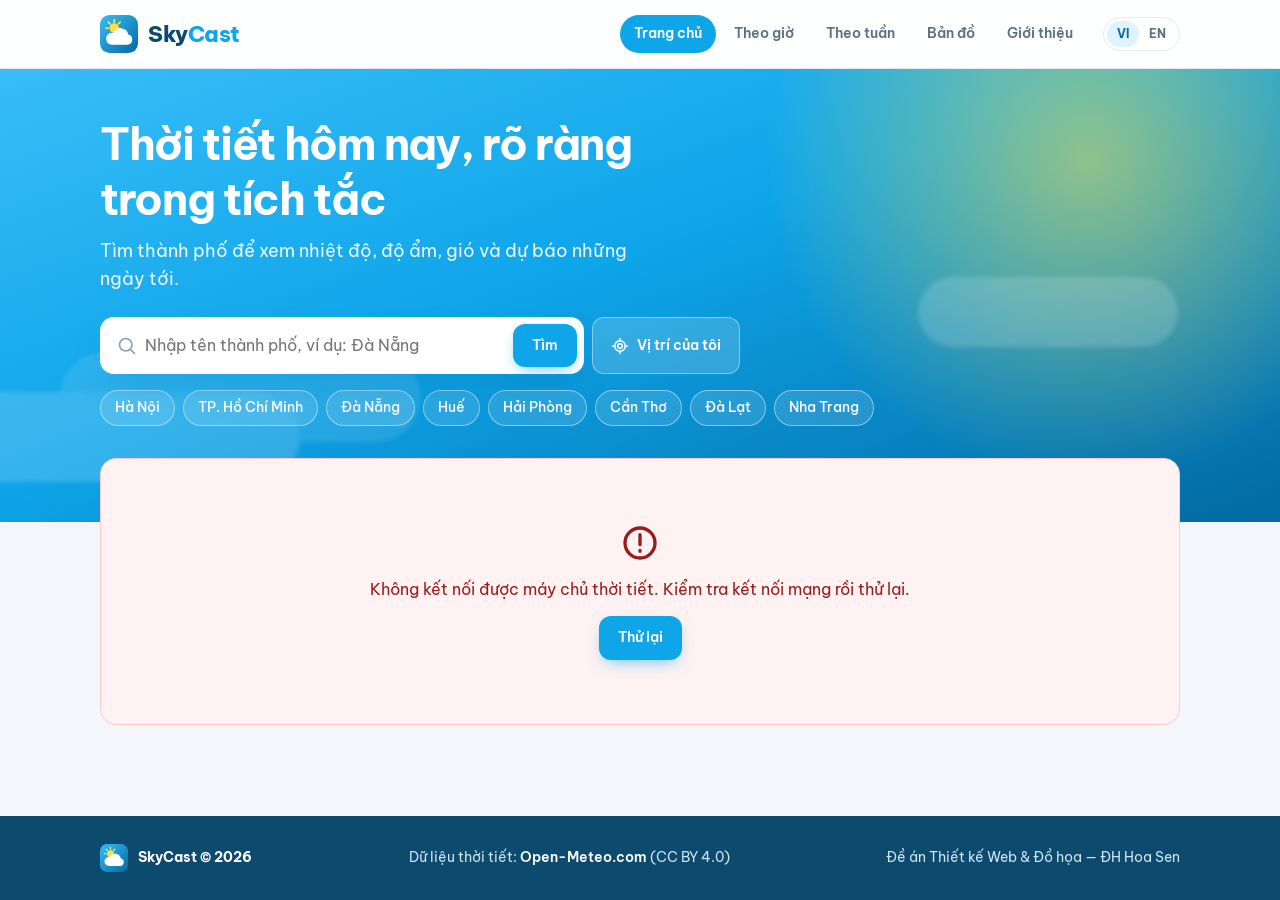
<file: index.html>
<!DOCTYPE html>
<html lang="vi">
<head>
  <meta charset="UTF-8">
  <meta name="viewport" content="width=device-width, initial-scale=1">
  <meta name="description" content="SkyCast — tra cứu thời tiết hiện tại, dự báo theo giờ và 7 ngày tới cho mọi thành phố.">
  <title>SkyCast</title>
  <link rel="icon" href="assets/logo.svg" type="image/svg+xml">
  <link rel="preconnect" href="https://fonts.googleapis.com">
  <link rel="preconnect" href="https://fonts.gstatic.com" crossorigin>
  <link href="https://fonts.googleapis.com/css2?family=Be+Vietnam+Pro:wght@400;500;600;700;800&display=swap" rel="stylesheet">
  <link rel="stylesheet" href="css/style.css">
</head>
<body data-title-key="home.title">
  <main>
    <section class="hero">
      <div class="container">
        <h1 data-i18n="home.heroTitle"></h1>
        <p class="lead" data-i18n="home.heroLead"></p>
        <div data-search></div>
        <div class="chips" id="chips" aria-label="Popular cities"></div>
      </div>
    </section>

    <div class="container home-main" data-view>
      <div class="view-content">
        <!-- Thời tiết hiện tại -->
        <article class="card current" id="current" aria-live="polite"></article>

        <div class="grid-2">
          <!-- Vài giờ tới -->
          <section class="section">
            <div class="section-head">
              <h2 data-i18n="home.nextHours"></h2>
              <a class="link-arrow" href="hourly.html"><span data-i18n="home.seeHourly"></span> →</a>
            </div>
            <div class="hour-strip" id="next-hours"></div>
            <p class="card muted" id="summary" style="margin-top:12px"></p>
          </section>

          <!-- 7 ngày tới -->
          <section class="section">
            <div class="section-head">
              <h2 data-i18n="home.nextDays"></h2>
              <a class="link-arrow" href="weekly.html"><span data-i18n="home.seeWeekly"></span> →</a>
            </div>
            <div class="card" style="padding:8px 16px">
              <ul class="day-list" id="days"></ul>
            </div>
          </section>
        </div>
      </div>
    </div>
  </main>

  <script src="js/common.js"></script>
  <script src="js/home.js"></script>
</body>
</html>
</file>
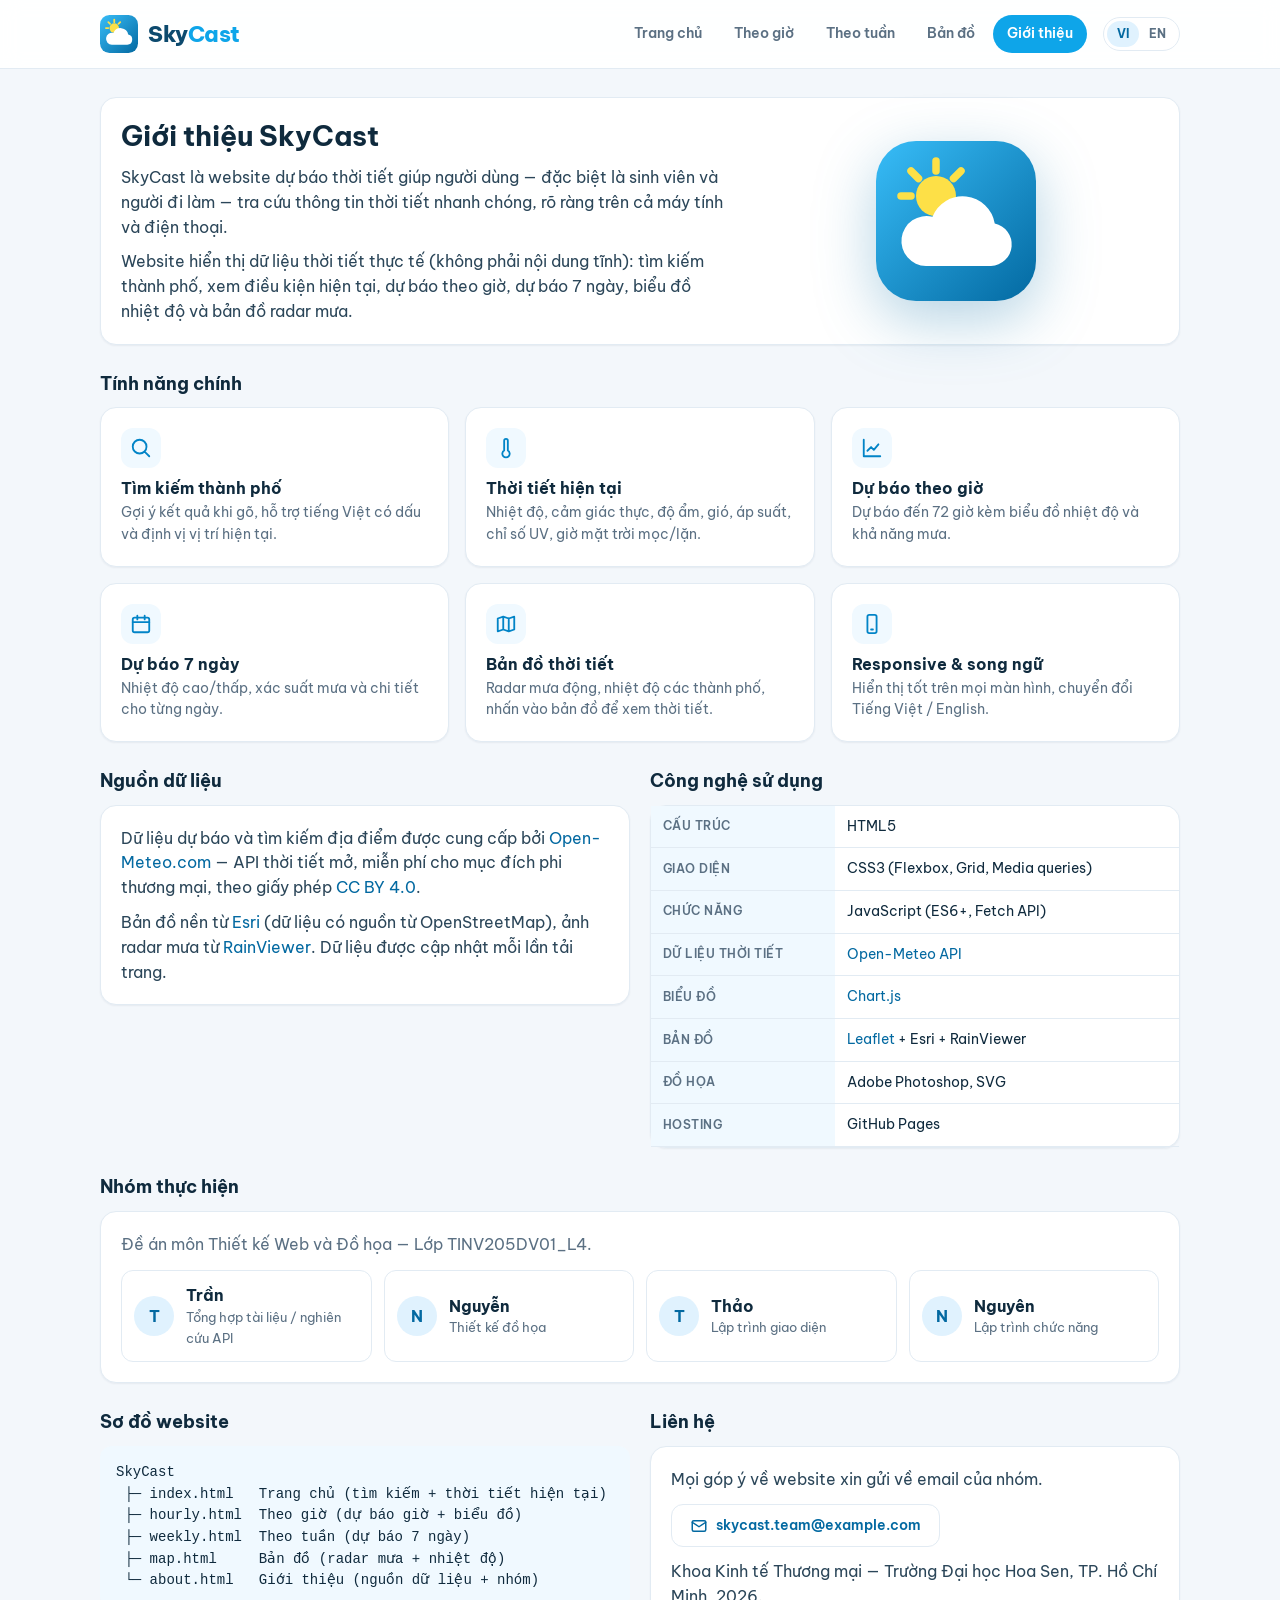
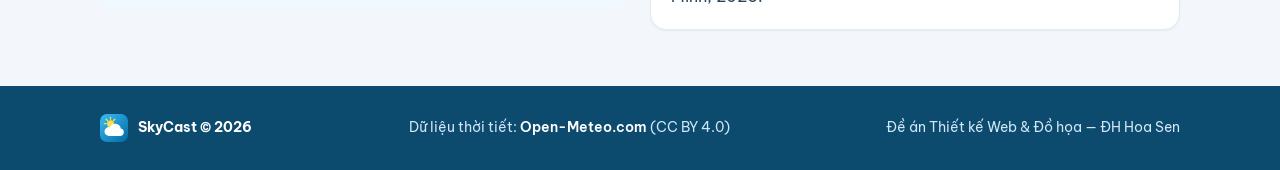
<file: about.html>
<!DOCTYPE html>
<html lang="vi">
<head>
  <meta charset="UTF-8">
  <meta name="viewport" content="width=device-width, initial-scale=1">
  <meta name="description" content="Giới thiệu website SkyCast, nguồn dữ liệu thời tiết và nhóm thực hiện.">
  <title>SkyCast</title>
  <link rel="icon" href="assets/logo.svg" type="image/svg+xml">
  <link rel="preconnect" href="https://fonts.googleapis.com">
  <link rel="preconnect" href="https://fonts.gstatic.com" crossorigin>
  <link href="https://fonts.googleapis.com/css2?family=Be+Vietnam+Pro:wght@400;500;600;700;800&display=swap" rel="stylesheet">
  <link rel="stylesheet" href="css/style.css">
</head>
<body data-title-key="about.title">
  <main class="page">
    <div class="container">
      <!-- Giới thiệu -->
      <section class="card about-hero">
        <div class="prose">
          <h1 data-i18n="about.title" style="font-size:var(--fs-2xl);margin-bottom:12px"></h1>
          <p data-i18n="about.p1"></p>
          <p data-i18n="about.p2"></p>
        </div>
        <img src="assets/logo.svg" alt="SkyCast logo" width="160" height="160">
      </section>

      <!-- Tính năng -->
      <section class="section">
        <div class="section-head"><h2 data-i18n="about.features"></h2></div>
        <div class="features" id="features"></div>
      </section>

      <div class="grid-2">
        <!-- Nguồn dữ liệu -->
        <section class="section">
          <div class="section-head"><h2 data-i18n="about.data"></h2></div>
          <div class="card prose">
            <p data-i18n-html="about.dataP1"></p>
            <p data-i18n-html="about.dataP2"></p>
          </div>
        </section>

        <!-- Công nghệ -->
        <section class="section">
          <div class="section-head"><h2 data-i18n="about.tech"></h2></div>
          <div class="card" style="padding:0">
            <table class="data">
              <tbody>
                <tr><th data-i18n="about.t.structure"></th><td>HTML5</td></tr>
                <tr><th data-i18n="about.t.style"></th><td>CSS3 (Flexbox, Grid, Media queries)</td></tr>
                <tr><th data-i18n="about.t.logic"></th><td>JavaScript (ES6+, Fetch API)</td></tr>
                <tr><th data-i18n="about.t.data"></th><td><a href="https://open-meteo.com/" target="_blank" rel="noopener">Open-Meteo API</a></td></tr>
                <tr><th data-i18n="about.t.chart"></th><td><a href="https://www.chartjs.org/" target="_blank" rel="noopener">Chart.js</a></td></tr>
                <tr><th data-i18n="about.t.map"></th><td><a href="https://leafletjs.com/" target="_blank" rel="noopener">Leaflet</a> + Esri + RainViewer</td></tr>
                <tr><th data-i18n="about.t.graphic"></th><td>Adobe Photoshop, SVG</td></tr>
                <tr><th data-i18n="about.t.host"></th><td>GitHub Pages</td></tr>
              </tbody>
            </table>
          </div>
        </section>
      </div>

      <!-- Nhóm thực hiện -->
      <section class="section">
        <div class="section-head"><h2 data-i18n="about.team"></h2></div>
        <div class="card">
          <p class="muted" data-i18n="about.teamSub" style="margin-bottom:14px"></p>
          <ul class="team">
            <li><div class="avatar">T</div><div><b>Trần</b><small data-i18n="about.role1"></small></div></li>
            <li><div class="avatar">N</div><div><b>Nguyễn</b><small data-i18n="about.role2"></small></div></li>
            <li><div class="avatar">T</div><div><b>Thảo</b><small data-i18n="about.role3"></small></div></li>
            <li><div class="avatar">N</div><div><b>Nguyên</b><small data-i18n="about.role4"></small></div></li>          </ul>
        </div>
      </section>

      <div class="grid-2">
        <!-- Sơ đồ website -->
        <section class="section">
          <div class="section-head"><h2 data-i18n="about.sitemap"></h2></div>
          <pre class="sitemap" id="sitemap"></pre>
        </section>

        <!-- Liên hệ -->
        <section class="section">
          <div class="section-head"><h2 data-i18n="about.contact"></h2></div>
          <div class="card prose">
            <p data-i18n="about.contactP"></p>
            <p style="margin-top:12px"><a class="btn btn-ghost" href="mailto:skycast.team@example.com"><svg viewBox="0 0 24 24" fill="none" stroke="currentColor" stroke-width="2" stroke-linecap="round" stroke-linejoin="round" aria-hidden="true"><rect x="3" y="5" width="18" height="14" rx="2"/><path d="M3 7l9 6 9-6"/></svg>skycast.team@example.com</a></p>
            <p class="muted" style="margin-top:12px" data-i18n="about.school"></p>
          </div>
        </section>
      </div>
    </div>
  </main>

  <script src="js/common.js"></script>
  <script src="js/about.js"></script>
</body>
</html>
</file>
<file: css/style.css>
/* =========================================================
   SkyCast — Stylesheet dùng chung cho toàn bộ website
   ========================================================= */

:root {
  /* Màu chính: xanh trời */
  --sky-50: #f0f9ff;
  --sky-100: #e0f2fe;
  --sky-200: #bae6fd;
  --sky-300: #7dd3fc;
  --sky-400: #38bdf8;
  --sky-500: #0ea5e9;
  --sky-600: #0284c7;
  --sky-700: #0369a1;
  --sky-900: #0c4a6e;

  /* Nền & chữ */
  --bg: #f3f7fb;
  --surface: #ffffff;
  --border: #e2ebf3;
  --text: #0f2a3d;
  --text-muted: #5b7083;
  --text-soft: #8aa0b2;

  /* Trạng thái */
  --danger: #dc2626;
  --danger-bg: #fef2f2;
  --warm: #f97316;
  --rain: #3b82f6;

  /* Typography */
  --font: "Be Vietnam Pro", system-ui, -apple-system, "Segoe UI", Roboto, sans-serif;
  --fs-xs: 0.75rem;
  --fs-sm: 0.875rem;
  --fs-md: 1rem;
  --fs-lg: 1.125rem;
  --fs-xl: 1.375rem;
  --fs-2xl: 1.75rem;
  --fs-3xl: 2.25rem;

  /* Khoảng cách & bo góc */
  --radius-sm: 10px;
  --radius: 16px;
  --radius-lg: 24px;
  --shadow-sm: 0 1px 2px rgba(15, 42, 61, 0.06);
  --shadow: 0 6px 24px -8px rgba(15, 42, 61, 0.14);
  --shadow-lg: 0 18px 40px -16px rgba(3, 105, 161, 0.35);
  --container: 1120px;
  --header-h: 68px;
}

*,
*::before,
*::after { box-sizing: border-box; }

html { scroll-behavior: smooth; }

body {
  margin: 0;
  font-family: var(--font);
  font-size: var(--fs-md);
  line-height: 1.55;
  color: var(--text);
  background: var(--bg);
  min-height: 100vh;
  display: flex;
  flex-direction: column;
  -webkit-font-smoothing: antialiased;
}

img, svg { display: block; max-width: 100%; }
a { color: var(--sky-700); text-decoration: none; }
a:hover { text-decoration: underline; }
h1, h2, h3, h4 { margin: 0; line-height: 1.25; font-weight: 700; }
p { margin: 0; }
button { font: inherit; cursor: pointer; }

:focus-visible {
  outline: 3px solid var(--sky-300);
  outline-offset: 2px;
  border-radius: 6px;
}

.container {
  width: 100%;
  max-width: var(--container);
  margin: 0 auto;
  padding: 0 20px;
}

.sr-only {
  position: absolute; width: 1px; height: 1px; padding: 0; margin: -1px;
  overflow: hidden; clip: rect(0, 0, 0, 0); white-space: nowrap; border: 0;
}

/* ---------------- Header & Navigation ---------------- */
.site-header {
  position: sticky;
  top: 0;
  z-index: 1000;
  background: rgba(255, 255, 255, 0.92);
  backdrop-filter: blur(10px);
  border-bottom: 1px solid var(--border);
}

.header-inner {
  height: var(--header-h);
  display: flex;
  align-items: center;
  gap: 16px;
}

.brand {
  display: flex;
  align-items: center;
  gap: 10px;
  font-weight: 800;
  font-size: var(--fs-xl);
  color: var(--sky-900);
  letter-spacing: -0.02em;
}
.brand:hover { text-decoration: none; }
.brand img { width: 38px; height: 38px; }
.brand span b { color: var(--sky-500); font-weight: 800; }

.main-nav { margin-left: auto; }
.main-nav ul {
  list-style: none;
  margin: 0;
  padding: 0;
  display: flex;
  gap: 4px;
}
.main-nav a {
  display: block;
  padding: 8px 14px;
  border-radius: 999px;
  color: var(--text-muted);
  font-weight: 600;
  font-size: var(--fs-sm);
  transition: background 0.2s, color 0.2s;
}
.main-nav a:hover { background: var(--sky-50); color: var(--sky-700); text-decoration: none; }
.main-nav a[aria-current="page"] { background: var(--sky-500); color: #fff; }

.lang-toggle {
  display: inline-flex;
  border: 1px solid var(--border);
  border-radius: 999px;
  padding: 3px;
  background: var(--surface);
}
.lang-toggle button {
  border: 0;
  background: transparent;
  padding: 4px 10px;
  border-radius: 999px;
  font-size: var(--fs-xs);
  font-weight: 700;
  color: var(--text-muted);
}
.lang-toggle button[aria-pressed="true"] { background: var(--sky-100); color: var(--sky-700); }

.menu-btn {
  display: none;
  border: 1px solid var(--border);
  background: var(--surface);
  width: 42px; height: 42px;
  border-radius: 12px;
  align-items: center;
  justify-content: center;
  color: var(--text);
}

/* ---------------- Footer ---------------- */
.site-footer {
  margin-top: auto;
  background: var(--sky-900);
  color: #cfe7f6;
  font-size: var(--fs-sm);
}
.footer-inner {
  padding: 28px 20px;
  display: flex;
  flex-wrap: wrap;
  gap: 12px 32px;
  justify-content: space-between;
  align-items: center;
}
.site-footer a { color: #fff; font-weight: 600; }
.footer-brand { display: flex; align-items: center; gap: 10px; font-weight: 700; color: #fff; }
.footer-brand img { width: 28px; height: 28px; }

/* ---------------- Buttons ---------------- */
.btn {
  display: inline-flex;
  align-items: center;
  justify-content: center;
  gap: 8px;
  border: 1px solid transparent;
  border-radius: 12px;
  padding: 10px 18px;
  font-weight: 600;
  font-size: var(--fs-sm);
  transition: transform 0.15s, background 0.2s, box-shadow 0.2s, border-color 0.2s;
  white-space: nowrap;
}
.btn:hover { transform: translateY(-1px); text-decoration: none; }
.btn:active { transform: translateY(0); }
.btn-primary { background: var(--sky-500); color: #fff; box-shadow: 0 6px 16px -6px rgba(14, 165, 233, 0.7); }
.btn-primary:hover { background: var(--sky-600); }
.btn-ghost { background: var(--surface); border-color: var(--border); color: var(--sky-700); }
.btn-ghost:hover { border-color: var(--sky-300); background: var(--sky-50); }
.btn svg { width: 18px; height: 18px; flex: none; }

.link-arrow {
  font-weight: 600;
  font-size: var(--fs-sm);
  display: inline-flex;
  align-items: center;
  gap: 4px;
}

/* ---------------- Page layout ---------------- */
main { flex: 1; }
.page { padding: 28px 0 56px; }

.page-head {
  display: flex;
  flex-wrap: wrap;
  gap: 16px;
  align-items: flex-end;
  justify-content: space-between;
  margin-bottom: 20px;
}
.page-head h1 { font-size: var(--fs-2xl); letter-spacing: -0.02em; }
.page-head .sub { color: var(--text-muted); margin-top: 4px; }
.page-head [data-search] { flex: 1 1 420px; max-width: 540px; }

.section { margin-top: 28px; }
.section-head {
  display: flex;
  justify-content: space-between;
  align-items: baseline;
  gap: 12px;
  margin-bottom: 12px;
}
.section-head h2 { font-size: var(--fs-lg); }

.card {
  background: var(--surface);
  border: 1px solid var(--border);
  border-radius: var(--radius);
  box-shadow: var(--shadow-sm);
  padding: 20px;
}

/* ---------------- Search ---------------- */
.search { position: relative; }
.search-row { display: flex; gap: 8px; flex-wrap: wrap; }
.search-field {
  flex: 1 1 260px;
  display: flex;
  align-items: center;
  gap: 8px;
  background: var(--surface);
  border: 1.5px solid var(--border);
  border-radius: 14px;
  padding: 4px 4px 4px 14px;
  transition: border-color 0.2s, box-shadow 0.2s;
}
.search-field:focus-within { border-color: var(--sky-400); box-shadow: 0 0 0 4px rgba(56, 189, 248, 0.2); }
.search-field > svg { width: 20px; height: 20px; color: var(--text-soft); flex: none; }
.search-field input {
  flex: 1;
  min-width: 0;
  border: 0;
  outline: 0;
  background: transparent;
  font: inherit;
  color: var(--text);
  padding: 8px 0;
}
.search-field input::-webkit-search-cancel-button { cursor: pointer; }

.search-results {
  position: absolute;
  z-index: 50;
  top: calc(100% + 6px);
  left: 0;
  right: 0;
  list-style: none;
  margin: 0;
  padding: 6px;
  background: var(--surface);
  border: 1px solid var(--border);
  border-radius: 14px;
  box-shadow: var(--shadow);
  max-height: 320px;
  overflow: auto;
}
.search-results li {
  padding: 10px 12px;
  border-radius: 10px;
  cursor: pointer;
  display: flex;
  justify-content: space-between;
  gap: 12px;
}
.search-results li small { color: var(--text-muted); text-align: right; }
.search-results li:hover,
.search-results li[aria-selected="true"] { background: var(--sky-50); }
.search-results li b { font-weight: 600; }

.search-msg {
  margin-top: 8px;
  font-size: var(--fs-sm);
  color: var(--danger);
  display: flex;
  align-items: center;
  gap: 6px;
}
.search-msg.info { color: var(--text-muted); }
.search-msg[hidden],
.search-results[hidden] { display: none !important; }

/* ---------------- View states (loading / error) ---------------- */
.state { display: none; }
[data-state="loading"] > .state-loading,
[data-state="error"] > .state-error { display: flex; }
[data-state="loading"] > .view-content,
[data-state="error"] > .view-content { display: none; }

.state-loading,
.state-error {
  flex-direction: column;
  align-items: center;
  justify-content: center;
  text-align: center;
  gap: 14px;
  padding: 64px 20px;
  color: var(--text-muted);
}
.state-error {
  background: var(--danger-bg);
  border: 1px solid #fecaca;
  border-radius: var(--radius);
  color: #991b1b;
}
.state-error svg { width: 40px; height: 40px; }

.spinner {
  width: 44px;
  height: 44px;
  border-radius: 50%;
  border: 4px solid var(--sky-100);
  border-top-color: var(--sky-500);
  animation: spin 0.8s linear infinite;
}
@keyframes spin { to { transform: rotate(360deg); } }

.skeleton {
  background: linear-gradient(90deg, #e8f0f6 25%, #f4f8fb 50%, #e8f0f6 75%);
  background-size: 200% 100%;
  animation: shimmer 1.2s infinite;
  border-radius: 8px;
}
@keyframes shimmer { to { background-position: -200% 0; } }

/* ---------------- Hero (Home) ---------------- */
.hero {
  position: relative;
  overflow: hidden;
  background:
    radial-gradient(circle at 85% 20%, rgba(253, 224, 71, 0.55) 0, rgba(253, 224, 71, 0) 28%),
    linear-gradient(160deg, #38bdf8 0%, #0ea5e9 45%, #0369a1 100%);
  color: #fff;
  padding: 48px 0 96px;
}
.hero::before,
.hero::after {
  content: "";
  position: absolute;
  background: rgba(255, 255, 255, 0.16);
  border-radius: 999px;
  filter: blur(2px);
}
.hero::before { width: 360px; height: 90px; left: -60px; bottom: 40px; box-shadow: 120px -40px 0 rgba(255,255,255,0.1); }
.hero::after { width: 260px; height: 70px; right: 8%; top: 46%; }
.hero .container { position: relative; z-index: 1; }
.hero h1 { font-size: clamp(1.75rem, 4vw, 2.75rem); letter-spacing: -0.03em; max-width: 640px; }
.hero p.lead { margin-top: 10px; font-size: var(--fs-lg); opacity: 0.92; max-width: 560px; }
.hero .search { margin-top: 24px; max-width: 640px; }
.hero .search-field { border-color: transparent; box-shadow: var(--shadow-lg); padding: 6px 6px 6px 16px; }
.hero .btn-ghost { background: rgba(255, 255, 255, 0.16); border-color: rgba(255, 255, 255, 0.4); color: #fff; }
.hero .btn-ghost:hover { background: rgba(255, 255, 255, 0.26); }
.hero .search-msg { color: #fff; background: rgba(185, 28, 28, 0.55); padding: 6px 12px; border-radius: 10px; display: inline-flex; }
.hero .search-msg.info { background: rgba(255,255,255,0.18); }

.chips { display: flex; flex-wrap: wrap; gap: 8px; margin-top: 16px; }
.chip {
  border: 1px solid rgba(255, 255, 255, 0.45);
  background: rgba(255, 255, 255, 0.12);
  color: #fff;
  padding: 6px 14px;
  border-radius: 999px;
  font-size: var(--fs-sm);
  font-weight: 500;
  transition: background 0.2s;
}
.chip:hover { background: rgba(255, 255, 255, 0.28); }

.home-main { margin-top: -64px; position: relative; z-index: 2; }

/* ---------------- Current weather card ---------------- */
.current {
  display: grid;
  grid-template-columns: minmax(0, 1.1fr) minmax(0, 1fr);
  gap: 0;
  padding: 0;
  overflow: hidden;
  box-shadow: var(--shadow);
}
.current-main {
  padding: 28px;
  color: #fff;
  background: linear-gradient(150deg, #38bdf8, #0284c7);
  position: relative;
  min-height: 260px;
}
.current-loc { font-size: var(--fs-xl); font-weight: 700; display: flex; align-items: center; gap: 8px; }
.current-loc svg { width: 20px; height: 20px; }
.current-time { opacity: 0.85; font-size: var(--fs-sm); margin-top: 2px; }
.current-body { display: flex; align-items: center; gap: 16px; margin-top: 18px; }
.current-body .wx-icon { width: 120px; height: 120px; filter: drop-shadow(0 8px 16px rgba(0,0,0,0.18)); }
.current-temp { font-size: clamp(3.5rem, 9vw, 5rem); font-weight: 800; line-height: 1; letter-spacing: -0.04em; }
.current-temp sup { font-size: 0.4em; font-weight: 600; vertical-align: top; position: relative; top: 0.35em; }
.current-cond { font-size: var(--fs-lg); font-weight: 600; margin-top: 6px; }
.current-meta { margin-top: 4px; opacity: 0.9; font-size: var(--fs-sm); }

.stats {
  display: grid;
  grid-template-columns: repeat(2, minmax(0, 1fr));
  gap: 1px;
  background: var(--border);
}
.stat { background: var(--surface); padding: 18px 20px; display: flex; gap: 12px; align-items: center; }
.stat-icon {
  width: 40px; height: 40px; border-radius: 12px; flex: none;
  display: grid; place-items: center;
  background: var(--sky-50); color: var(--sky-600);
}
.stat-icon svg { width: 22px; height: 22px; }
.stat-label { font-size: var(--fs-xs); color: var(--text-muted); text-transform: uppercase; letter-spacing: 0.04em; font-weight: 600; }
.stat-value { font-size: var(--fs-lg); font-weight: 700; }
.stat-value small { font-size: var(--fs-sm); font-weight: 500; color: var(--text-muted); }

/* Condition-based styling */
.wx-clear-day   { background: linear-gradient(150deg, #fbbf24 -10%, #38bdf8 45%, #0284c7 100%) !important; }
.wx-cloudy-day  { background: linear-gradient(150deg, #93c5fd, #3b82f6 55%, #1e40af) !important; }
.wx-overcast    { background: linear-gradient(150deg, #94a3b8, #64748b 55%, #334155) !important; }
.wx-fog         { background: linear-gradient(150deg, #cbd5e1, #94a3b8 55%, #64748b) !important; }
.wx-rain        { background: linear-gradient(150deg, #60a5fa, #2563eb 50%, #1e3a8a) !important; }
.wx-storm       { background: linear-gradient(150deg, #6366f1, #4338ca 50%, #1e1b4b) !important; }
.wx-snow        { background: linear-gradient(150deg, #e0f2fe, #7dd3fc 50%, #0284c7) !important; }
.wx-clear-night,
.wx-cloudy-night { background: linear-gradient(150deg, #1e3a8a, #172554 55%, #0f172a) !important; }

/* ---------------- Hourly strip & cards ---------------- */
.hour-strip {
  display: grid;
  grid-auto-flow: column;
  grid-auto-columns: minmax(92px, 1fr);
  gap: 10px;
  overflow-x: auto;
  padding: 4px 2px 12px;
  scroll-snap-type: x proximity;
}
.hour-strip::-webkit-scrollbar { height: 8px; }
.hour-strip::-webkit-scrollbar-thumb { background: var(--sky-200); border-radius: 8px; }

.hour-card {
  scroll-snap-align: start;
  background: var(--surface);
  border: 1px solid var(--border);
  border-radius: 14px;
  padding: 14px 10px;
  text-align: center;
  display: flex;
  flex-direction: column;
  align-items: center;
  gap: 6px;
  transition: transform 0.2s, box-shadow 0.2s, border-color 0.2s;
}
.hour-card:hover { transform: translateY(-3px); box-shadow: var(--shadow); border-color: var(--sky-200); }
.hour-card.now { background: var(--sky-500); border-color: var(--sky-500); color: #fff; }
.hour-card.now .muted, .hour-card.now .rain { color: #e0f2fe; }
.hour-card .time { font-size: var(--fs-sm); font-weight: 600; }
.hour-card .wx-icon { width: 44px; height: 44px; }
.hour-card .temp { font-size: var(--fs-lg); font-weight: 700; }
.hour-card .rain { font-size: var(--fs-xs); color: var(--rain); font-weight: 600; display: flex; align-items: center; gap: 2px; }
.hour-card .muted { font-size: var(--fs-xs); color: var(--text-muted); }
.hour-card .day-label { font-size: 10px; text-transform: uppercase; letter-spacing: 0.06em; opacity: 0.75; }

/* ---------------- Daily summary list (Home) ---------------- */
.day-list { list-style: none; margin: 0; padding: 0; }
.day-list li {
  display: grid;
  grid-template-columns: 110px 40px 1fr 56px;
  align-items: center;
  gap: 12px;
  padding: 10px 4px;
  border-bottom: 1px solid var(--border);
}
.day-list li:last-child { border-bottom: 0; }
.day-list .d-name { font-weight: 600; }
.day-list .d-name small { display: block; color: var(--text-muted); font-weight: 400; font-size: var(--fs-xs); }
.day-list .wx-icon { width: 36px; height: 36px; }
.day-list .rain { color: var(--rain); font-size: var(--fs-xs); font-weight: 600; text-align: right; }

.range { display: flex; align-items: center; gap: 10px; font-weight: 600; font-size: var(--fs-sm); }
.range .lo { color: var(--text-muted); width: 34px; text-align: right; }
.range .hi { width: 34px; }
.range-bar { flex: 1; height: 6px; background: var(--sky-50); border-radius: 6px; position: relative; overflow: hidden; }
.range-bar span {
  position: absolute; top: 0; bottom: 0; border-radius: 6px;
  background: linear-gradient(90deg, #38bdf8, #fbbf24, #f97316);
}

.grid-2 { display: grid; grid-template-columns: minmax(0, 1fr) minmax(0, 1fr); gap: 20px; align-items: start; }

/* ---------------- Hourly page ---------------- */
.toolbar { display: flex; flex-wrap: wrap; gap: 12px; align-items: center; justify-content: space-between; margin-bottom: 14px; }
.seg {
  display: inline-flex;
  background: var(--sky-50);
  border: 1px solid var(--sky-100);
  border-radius: 12px;
  padding: 3px;
}
.seg button {
  border: 0; background: transparent; padding: 7px 14px; border-radius: 9px;
  font-weight: 600; font-size: var(--fs-sm); color: var(--text-muted);
  transition: background 0.2s, color 0.2s;
}
.seg button[aria-pressed="true"] { background: var(--surface); color: var(--sky-700); box-shadow: var(--shadow-sm); }

.chart-wrap { position: relative; height: 320px; }
.chart-wrap.sm { height: 220px; }
.legend { display: flex; gap: 16px; flex-wrap: wrap; font-size: var(--fs-sm); color: var(--text-muted); }
.legend i { display: inline-block; width: 12px; height: 12px; border-radius: 3px; margin-right: 6px; vertical-align: -1px; }

.table-wrap { overflow-x: auto; }
table.data {
  width: 100%;
  border-collapse: collapse;
  font-size: var(--fs-sm);
  white-space: nowrap;
}
table.data th, table.data td { padding: 10px 12px; text-align: left; border-bottom: 1px solid var(--border); }
table.data th { font-size: var(--fs-xs); text-transform: uppercase; letter-spacing: 0.04em; color: var(--text-muted); font-weight: 600; background: var(--sky-50); }
table.data tbody tr:hover { background: #f8fbfe; }
table.data td .cell-wx { display: flex; align-items: center; gap: 8px; }
table.data td .wx-icon { width: 28px; height: 28px; }

/* ---------------- Weekly page ---------------- */
.week-grid {
  display: grid;
  grid-template-columns: repeat(7, minmax(0, 1fr));
  gap: 10px;
}
.day-card {
  border: 1.5px solid var(--border);
  background: var(--surface);
  border-radius: 16px;
  padding: 16px 10px;
  text-align: center;
  display: flex;
  flex-direction: column;
  align-items: center;
  gap: 6px;
  color: var(--text);
  transition: transform 0.2s, box-shadow 0.2s, border-color 0.2s;
}
.day-card:hover { transform: translateY(-3px); box-shadow: var(--shadow); border-color: var(--sky-200); }
.day-card[aria-pressed="true"] { border-color: var(--sky-500); background: var(--sky-50); box-shadow: 0 0 0 3px rgba(14,165,233,0.18); }
.day-card .dname { font-weight: 700; }
.day-card .ddate { font-size: var(--fs-xs); color: var(--text-muted); }
.day-card .wx-icon { width: 52px; height: 52px; }
.day-card .temps { font-weight: 700; }
.day-card .temps span { color: var(--text-muted); font-weight: 500; }
.day-card .rain { font-size: var(--fs-xs); color: var(--rain); font-weight: 600; }

.detail { display: grid; grid-template-columns: minmax(0, 1fr) minmax(0, 1.4fr); gap: 20px; margin-top: 20px; }
.detail-head { display: flex; align-items: center; gap: 16px; }
.detail-head .wx-icon { width: 80px; height: 80px; }
.detail-head h2 { font-size: var(--fs-xl); }
.detail-head p { color: var(--text-muted); }
.kv { display: grid; grid-template-columns: repeat(2, minmax(0, 1fr)); gap: 12px; margin-top: 18px; }
.kv div { background: var(--sky-50); border-radius: 12px; padding: 12px 14px; }
.kv dt { font-size: var(--fs-xs); color: var(--text-muted); font-weight: 600; text-transform: uppercase; letter-spacing: 0.04em; }
.kv dd { margin: 2px 0 0; font-weight: 700; font-size: var(--fs-lg); }

/* ---------------- Map page ---------------- */
.map-layout { display: grid; grid-template-columns: minmax(0, 1fr) 300px; gap: 20px; }
#map {
  height: 600px;
  border-radius: var(--radius);
  border: 1px solid var(--border);
  overflow: hidden;
  z-index: 0;
}
.map-side { display: flex; flex-direction: column; gap: 16px; }
.map-side h3 { font-size: var(--fs-md); margin-bottom: 10px; }
.switch { display: flex; align-items: center; justify-content: space-between; gap: 10px; padding: 8px 0; font-size: var(--fs-sm); font-weight: 500; cursor: pointer; }
.switch input { width: 18px; height: 18px; accent-color: var(--sky-500); }
.radar-time { font-size: var(--fs-xs); color: var(--text-muted); margin-top: 6px; }
.radar-legend { height: 10px; border-radius: 6px; margin-top: 10px; background: linear-gradient(90deg, #9be1ff, #0ea5e9, #22c55e, #facc15, #f97316, #dc2626, #a21caf); }
.radar-legend-labels { display: flex; justify-content: space-between; font-size: 10px; color: var(--text-muted); margin-top: 3px; }
.hint { font-size: var(--fs-sm); color: var(--text-muted); }
.city-temps { list-style: none; margin: 0; padding: 0; max-height: 260px; overflow: auto; }
.city-temps li { display: flex; justify-content: space-between; align-items: center; padding: 6px 4px; border-bottom: 1px solid var(--border); font-size: var(--fs-sm); cursor: pointer; border-radius: 6px; }
.city-temps li:hover { background: var(--sky-50); }
.city-temps li span { display: flex; align-items: center; gap: 6px; font-weight: 600; }
.city-temps .wx-icon { width: 24px; height: 24px; }

.temp-marker {
  background: var(--surface);
  border: 2px solid var(--sky-500);
  border-radius: 999px;
  font-weight: 700;
  font-size: 12px;
  color: var(--sky-900);
  display: flex !important;
  align-items: center;
  justify-content: center;
  gap: 2px;
  box-shadow: 0 4px 10px rgba(3, 105, 161, 0.25);
  white-space: nowrap;
}
.temp-marker svg { width: 18px; height: 18px; }
.temp-marker.main { background: var(--sky-500); color: #fff; border-color: #fff; }
.map-popup { min-width: 180px; font-family: var(--font); }
.map-popup .row { display: flex; align-items: center; gap: 8px; }
.map-popup .wx-icon { width: 44px; height: 44px; }
.map-popup b { font-size: 22px; }
.map-popup p { margin: 4px 0 !important; color: var(--text-muted); }
.map-popup button { margin-top: 6px; width: 100%; }

/* ---------------- About page ---------------- */
.about-hero { display: grid; grid-template-columns: minmax(0, 1.5fr) minmax(0, 1fr); gap: 24px; align-items: center; }
.about-hero img { width: 160px; height: 160px; margin: 0 auto; filter: drop-shadow(0 18px 30px rgba(3,105,161,0.3)); }
.prose p + p { margin-top: 10px; }
.prose p { color: #2b4659; }
.features { display: grid; grid-template-columns: repeat(3, minmax(0, 1fr)); gap: 16px; }
.feature .stat-icon { margin-bottom: 10px; }
.feature h3 { font-size: var(--fs-md); margin-bottom: 4px; }
.feature p { color: var(--text-muted); font-size: var(--fs-sm); }
.team { list-style: none; padding: 0; margin: 0; display: grid; grid-template-columns: repeat(auto-fill, minmax(200px, 1fr)); gap: 12px; }
.team li { display: flex; gap: 12px; align-items: center; padding: 12px; border: 1px solid var(--border); border-radius: 12px; }
.avatar { width: 40px; height: 40px; border-radius: 50%; background: var(--sky-100); color: var(--sky-700); display: grid; place-items: center; font-weight: 700; flex: none; }
.team small { display: block; color: var(--text-muted); }
.sitemap { font-family: ui-monospace, "Cascadia Code", Consolas, monospace; font-size: var(--fs-sm); background: var(--sky-50); padding: 16px; border-radius: 12px; white-space: pre; overflow-x: auto; margin: 0; }

.muted { color: var(--text-muted); }
.mt-0 { margin-top: 0 !important; }

/* ---------------- Responsive ---------------- */
@media (max-width: 960px) {
  .current { grid-template-columns: 1fr; }
  .grid-2, .detail, .map-layout, .about-hero { grid-template-columns: 1fr; }
  .week-grid { grid-template-columns: repeat(4, minmax(0, 1fr)); }
  .features { grid-template-columns: repeat(2, minmax(0, 1fr)); }
  #map { height: 480px; }
}

@media (max-width: 760px) {
  :root { --header-h: 60px; }
  .container { padding: 0 16px; }
  .menu-btn { display: inline-flex; margin-left: auto; }
  .main-nav {
    position: absolute;
    top: var(--header-h);
    left: 0;
    right: 0;
    background: var(--surface);
    border-bottom: 1px solid var(--border);
    box-shadow: var(--shadow);
    display: none;
  }
  .nav-open .main-nav { display: block; }
  .main-nav ul { flex-direction: column; padding: 10px 16px 16px; gap: 2px; }
  .main-nav a { padding: 12px 14px; border-radius: 10px; font-size: var(--fs-md); }
  .brand { font-size: var(--fs-lg); }
  .brand img { width: 32px; height: 32px; }

  .hero { padding: 32px 0 84px; }
  .current-main { padding: 22px; }
  .current-body .wx-icon { width: 92px; height: 92px; }
  .stat { padding: 14px; }
  .week-grid { grid-template-columns: repeat(2, minmax(0, 1fr)); }
  .day-list li { grid-template-columns: 84px 32px 1fr 44px; gap: 8px; }
  .chart-wrap { height: 260px; }
  .features { grid-template-columns: 1fr; }
  #map { height: 420px; }
  .page-head [data-search] { max-width: none; flex-basis: 100%; }
}

@media (max-width: 420px) {
  .stats { grid-template-columns: 1fr; }
  .search-row .btn-ghost { width: 100%; }
}

@media (prefers-reduced-motion: reduce) {
  *, *::before, *::after { animation-duration: 0.01ms !important; transition-duration: 0.01ms !important; }
}
</file>
